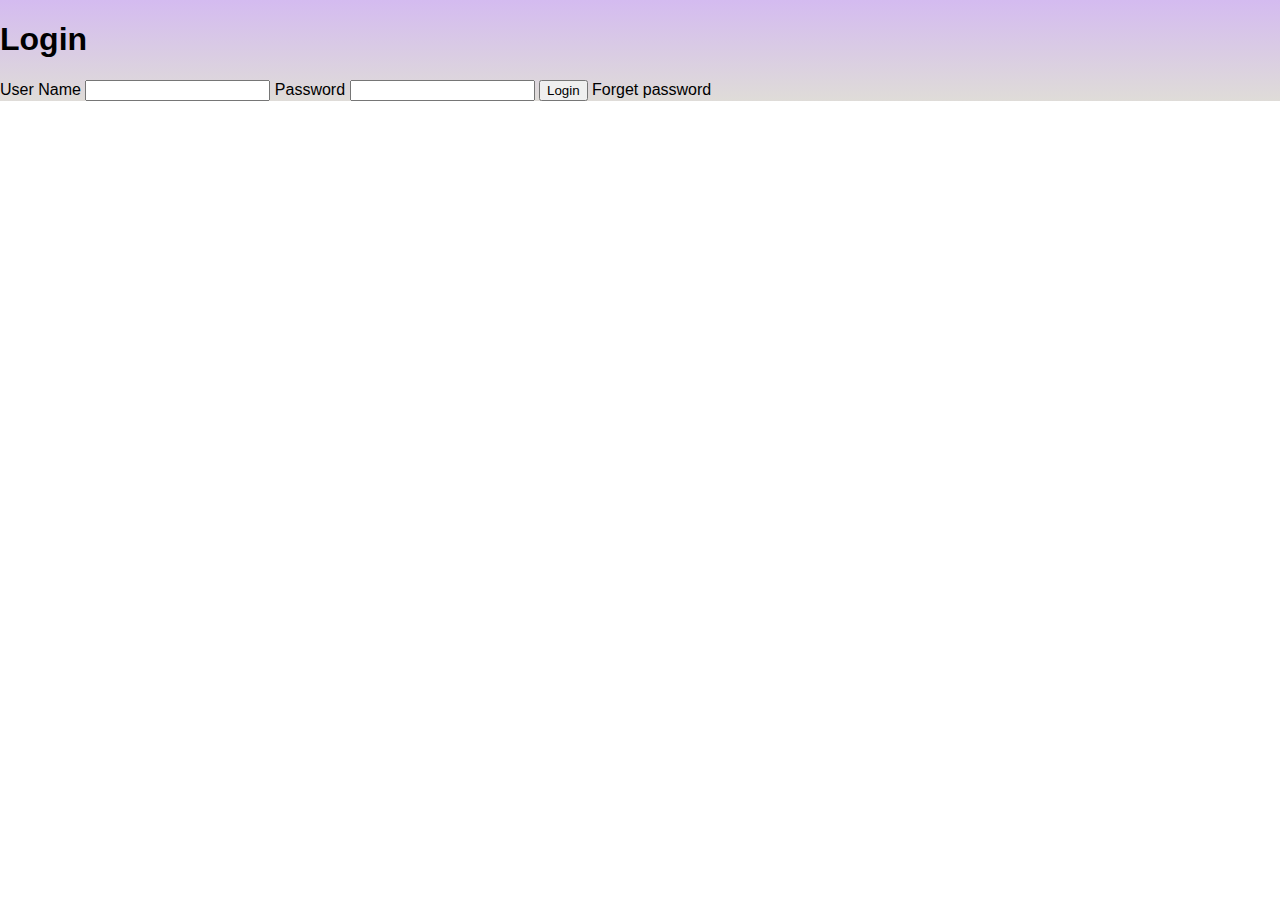
<file: index.html>
<!DOCTYPE html>
<html lang="en">
<head>
    <meta charset="UTF-8">
    <meta name="viewport" content="width=device-width, initial-scale=1.0">
    <title>Glassmorphism</title>
    <link rel="stylesheet" href="style.css">

</head>
<body>
<form>
    <h1>Login</h1>
    <label>User Name</label>
    <input type="text">
    <label>Password</label>
    <input type="Password">
    <button>Login</button>
    <a>Forget password</a>
</form>
</body>
</html>
</file>
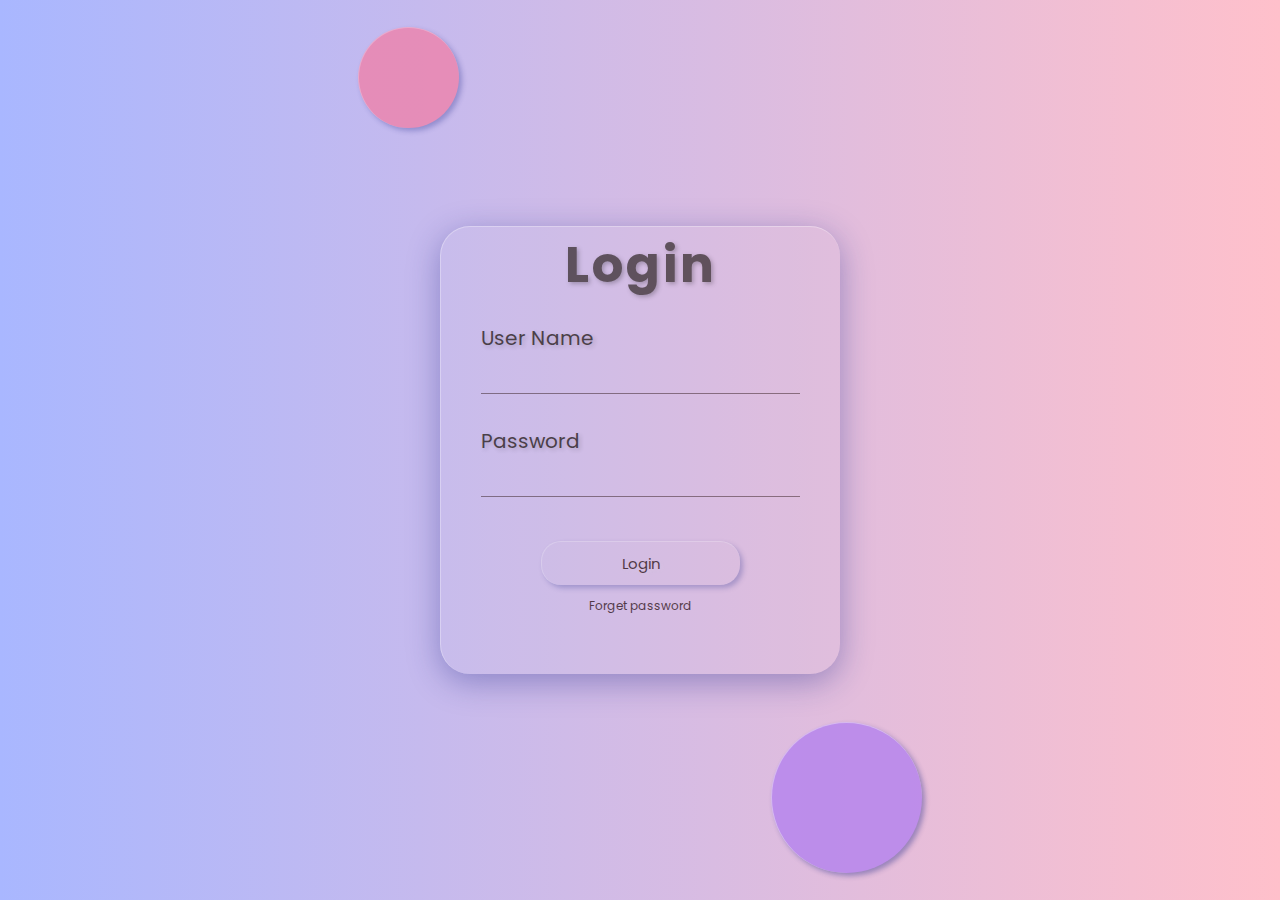
<file: login.html>
<!DOCTYPE html>
<html lang="en">
<head>
    <meta charset="UTF-8">
    <meta name="viewport" content="width=device-width, initial-scale=1.0">
    <title>Glassmorphism</title>
    <link rel="stylesheet" href="login.css">

</head>
<body>
<form>
    <h1>Login</h1>
    <label>User Name</label>
    <input type="text">
    <label>Password</label>
    <input type="Password">
    <button>Login</button>
    <a>Forget password</a>
</form>
</body>
</html>
</file>
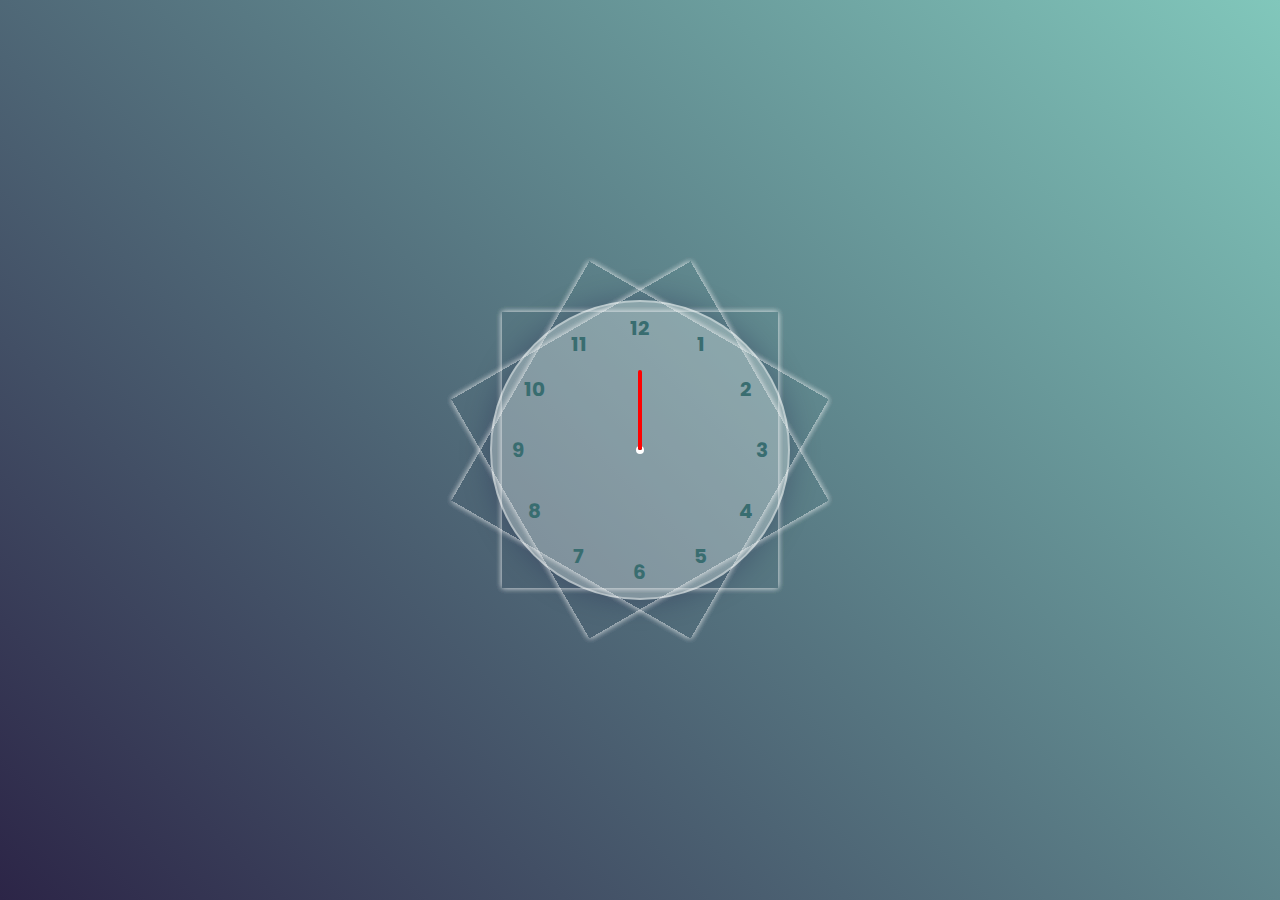
<file: project__02.html>
<!DOCTYPE html>
<html lang="en">
<head>
    <meta charset="UTF-8">
    <meta name="viewport" content="width=device-width, initial-scale=1.0">
    <title>Analog Clock </title>
    <link rel="stylesheet" href="project__02.css">
</head>
<body>
    <div class="container">
        <div class="clock">
            <div class="hand" style="--clr: #fff; --height:50px; " id="hour"><i></i></div>
            <div class="hand" style="--clr: #080808; --height:70px;" id="min"><i></i></div>
            <div class="hand" style="--clr: #fd0202; --height:80px;" id="sec"><i></i></div>

            <span style="--i:1;"><b>1</b></span>
            <span style="--i:2;"><b>2</b></span>
            <span style="--i:3;"><b>3</b></span>
            <span style="--i:4;"><b>4</b></span>
            <span style="--i:5;"><b>5</b></span>
            <span style="--i:6;"><b>6</b></span>
            <span style="--i:7;"><b>7</b></span>
            <span style="--i:8;"><b>8</b></span>
            <span style="--i:9;"><b>9</b></span>
            <span style="--i:10;"><b>10</b></span>
            <span style="--i:11;"><b>11</b></span>
            <span style="--i:12;"><b>12</b></span>
        </div>
    </div>
    <script src="project__02.js"></script>
    
</body>
</html>
</file>
<file: style.css>
body{
    margin: 0;
    padding: 0;
    box-sizing: 0;
font-family: 'Poltawski Nowy', serif;
font-family: 'Poppins', sans-serif;
background: linear-gradient(to top,#dfdcd8,#d4bbf0);
background-repeat:no-repeat;

}
.navbar{
    background: linear-gradient(to right, #b2b98588,#5d3eaa7e);
}

.nav-link{
    font-style: italic;
    font-family: 'Poppins', sans-serif;
    font-size: large;
}
.navbar-brand{
    font-family: 'Alegreya Sans SC', sans-serif;
font-family: 'Poltawski Nowy', serif;
font-family: 'Poppins', sans-serif;
}
.dropdown-toggle{
    color: #f8f8f8d2;
    border: 0;
    border-radius: 30%;
    margin:auto;
    background-color: #bda3ff00;
}

@keyframes slideInFromLeft {
    from {
      transform: translateX(-200%);
    }
    to {
      transform: translateX(0);
    }
  }
  
  .animated-image.animate-slide-in-from-left {
    animation: slideInFromLeft 0.5s ease;
  }
  @keyframes slideInFromTop {
    from {
      transform: translateY(-20%);
    }
    to {
      transform: translateY(0);
    }
  }
  

 .animated-text{
    animation: slideInFromLeft 0.5s forwards;
    font-family: 'Alegreya Sans SC', sans-serif;
font-family: 'Montserrat', sans-serif;
font-family: 'Poltawski Nowy', serif;
font-family: 'Poppins', sans-serif;
    
 }
 .animated-para{
    animation: slideInFromTop 0.5s forwards ;
    font-size: large;
   
    font-family: 'Alegreya Sans SC', sans-serif;
font-family: 'Edu SA Beginner', cursive;
font-family: 'Montserrat', sans-serif;
font-family: 'Poltawski Nowy', serif;
font-family: 'Poppins', sans-serif;
 }
 


.button-get{
  display: block;
  width: 170px;
  height: 50px;
  line-height: 40px;
  font-size: 18px;
  font-family: sans-serif;
  text-decoration: none;
  color:#1d002be0;
 
  border: 2px solid #1d002be0;
  letter-spacing: 2px;
  text-align: center;
  position: relative;
  transition: all .35s;
}

.button-get span{
  position: relative;
  z-index: 2;
}

.button-get:after{
  position: absolute;
  content: "";
  top: 0;
  left: 0;
  width: 0;
  height: 100%;
  background: #1d002be0;
  box-shadow: #322a3fd2;
  transition: all .25s;
}

.button-get:hover{
  color: #fff;
}

.button-get:hover:after{
  width: 100%;
}
.img-fluid{
  top:50%;
  left:75%;
}
.button-learn{
  display: block;
  width: 170px;
  height: 50px;
  line-height: 40px;
  font-size: 18px;
  font-family: sans-serif;
  text-decoration: none;
  color:#1d002be0;
  background-color: #3447f1e0;
  border: 2px solid #3447f1e0;
  letter-spacing: 2px;
  text-align: center;
  position: relative;
  transition: all .35s;
}
.line-hr{
  color: #807f7f;
  height: 1%;
}
.heading-text{
  font-family: 'Open Sans Condensed', sans-serif; font-size: 48px;
  color: #a77c7c;
  background-color: #fff;
}
.link-button{
  background: white;

}
</file>
<file: login.css>
@import url('https://fonts.googleapis.com/css2?family=Poppins&display=swap');

*{
    margin: 0;
    padding: 0;
    box-sizing: border-box;
    font-family: 'Poppins', sans-serif;
    cursor: pointer;
}
body{
    height: 100vh;
    width: 100%;
    display: flex;
    justify-content: center;
    align-items: center;
    background: linear-gradient(to right, #a9b7ff,#ffc0cb);
}
form{
    height:28rem;
    width: 25rem;
    display: flex;
    flex-direction: column;
    background: rgba(225, 225, 225,0.06 );
    box-shadow: 0 8px 32px 0 rgba(31, 38, 135, .37);
    border-radius: 30px;
    border-left: 1px solid rgba(255, 255, 255, 0.3);
    border-top: 1px solid rgba(255, 255, 255, 0.3);


}


form:before{
    content: ' ';
    position: absolute;
    bottom: 3%;
    right: 28%;
    width: 150px;
    height: 150px;
    background: rgb(180, 130, 238);
    border-radius: 50%;
    z-index: -1;
    opacity: .8;
    box-shadow: 3px 3px 5px rgba(31, 38, 135, 0.466) ;
    border-left: 1px solid rgba(255, 255, 255, 0.445);
    border-top: 1px solid rgba(255, 255, 255, 0.445);
   
}

form:after{
    content: ' '; 
    position: absolute;
    top: 3%;
    left: 28%;
    width: 100px;
    height: 100px;
    background: rgb(238, 130, 171);
    border-radius: 50%;
    z-index: -1;
    opacity: .8;

    box-shadow: 3px 3px 5px rgba(31, 38, 135, .37) ;
    border-left: 1px solid rgba(255, 255, 255, 0.3);
    border-top: 1px solid rgba(255, 255, 255, 0.3);
}
h1{
    font-size: 50px;
    text-align: center;
    color: rgb(46, 36, 36);
    text-shadow: 2px 2px 4px rgba(0, 0, 0, 0.336);
    letter-spacing: 3px;
    margin-bottom: 5% ;
    opacity: .7;
}
label{
    font-size: 20px;
    color: rgb(43, 33, 33);
    margin-left: 10%;
    opacity: .8;
    text-shadow: 2px 2px 4px rgba(0, 0, 0, .2);

}
input{
    width: 80%;
    margin: 5% auto;
    margin-bottom: 8%;
    border: none;
    outline: none;
    background: transparent;
    color: rgb(44, 29, 29);
    border-bottom: 1px solid rgba(43, 21, 21, 0.6);
    opacity: .8;
}
 button{
    width: 50%;
    margin: 3% auto;
    color: rgb(24, 1, 1);
    font-size: 15px;
    opacity: .7;
    background: rgba(225, 225, 225,0.06 );
    padding: 10px 30px;
    border: none;
    outline: none;
    border-radius: 20px;
    text-shadow: 2px 2px 4px rgba(225, 225, 225,0.2 );
    box-shadow: 3px 3px 5px rgba(31, 38, 135, .37) ;
    border-left: 1px solid rgba(255, 255, 255, 0.3);
    border-top: 1px solid rgba(255, 255, 255, 0.3);
 }
 a{
    font-size: 12px;
    text-align: center;
    color: rgb(27, 3, 3);
    opacity: .7;
 }
</file>
<file: project__02.css>
@import url('https://fonts.googleapis.com/css2?family=Alegreya+Sans+SC:wght@500;700;900&family=Assistant:wght@600&family=Bebas+Neue&family=Edu+SA+Beginner&family=Montserrat:ital,wght@0,300;0,600;1,200&family=Poltawski+Nowy:wght@500&family=Poppins:ital,wght@0,400;0,500;0,800;1,300&family=REM:ital,wght@1,500&family=Roboto:wght@500&family=Signika+Negative:wght@600&display=swap');
*{
    margin: 0;
    padding: 0;
    box-sizing: border-box;
    font-family: "Poppins", sans-serif;
}
 
body{
    line-height: 1.6;
    display: flex;
    justify-content:center ;
    align-items: center;
    min-height: 100vh;
    background: linear-gradient(45deg, #2c2547, #81c7bb);
}
.container{
    position: relative;
}
.clock{
    width: 300px;
    height: 300px;
    border-radius: 50% ;
    background-color: rgba(255, 255, 255, 0.281);
    border: 2px solid rgba(255, 255, 255, 0.404);
    box-shadow: 0px 0px 30px rgba(10, 3, 53, 0.274);
    display: flex;
    justify-content: center;
    align-items: center;
}
.clock span{
    position: absolute;
    transform: rotate(calc(30deg * var(--i)));
    inset: 12px;
    text-align: center;
    color: #396d70;
    box-shadow: 0 0 6px rgba(255, 255, 255, 0.281);
   
}
.clock span b{
    transform: rotate(calc(-30deg * var(--i)));
    display: inline-block;
    font-size:20px;
}

.clock::before{
    content: '';
    position: absolute;
    width: 8px;
    height: 8px;
    border-radius: 50%;
    background-color: #fff;

}
.hand{
    position: absolute;
    display: flex;
    justify-content: center;
    align-items: flex-end;
}

.hand i{
    position: absolute;
    background-color:var(--clr);
    width: 4px;
    height: var( --height);
    border-radius: 8px;

}
</file>
